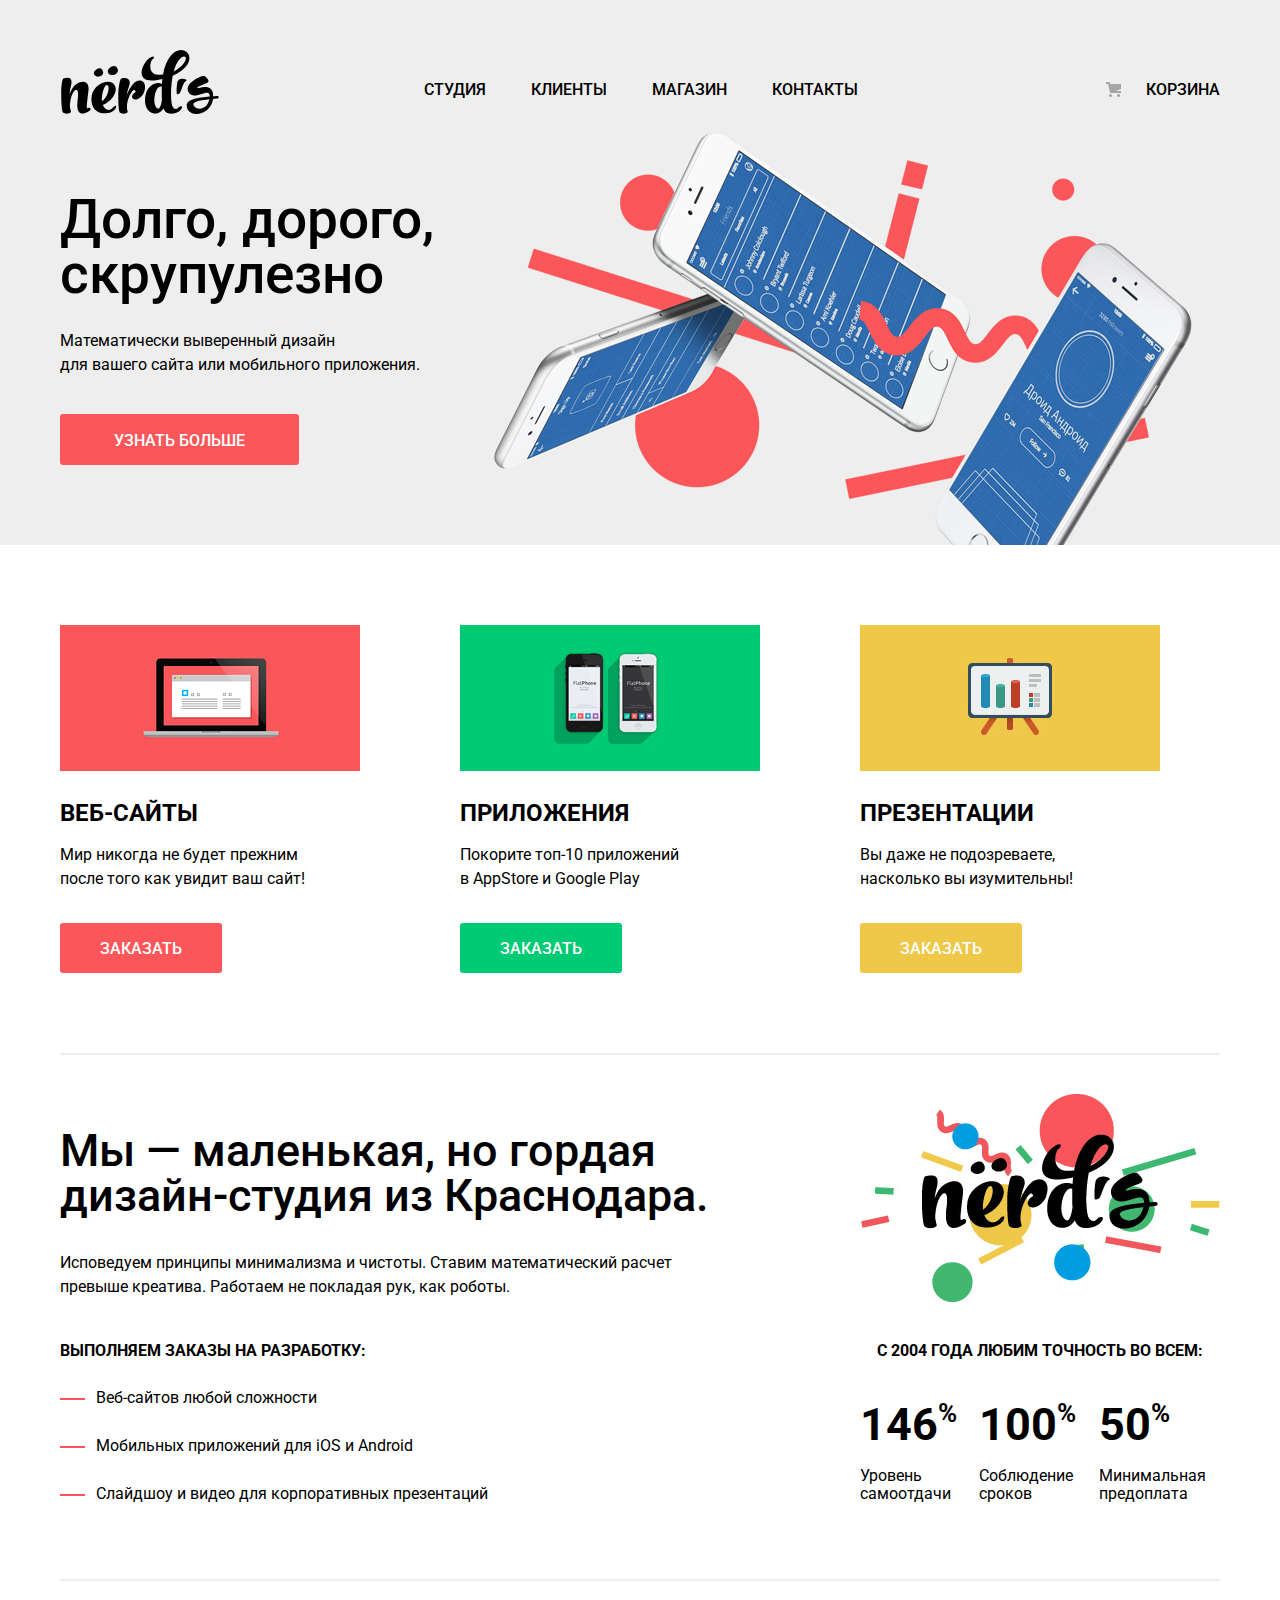
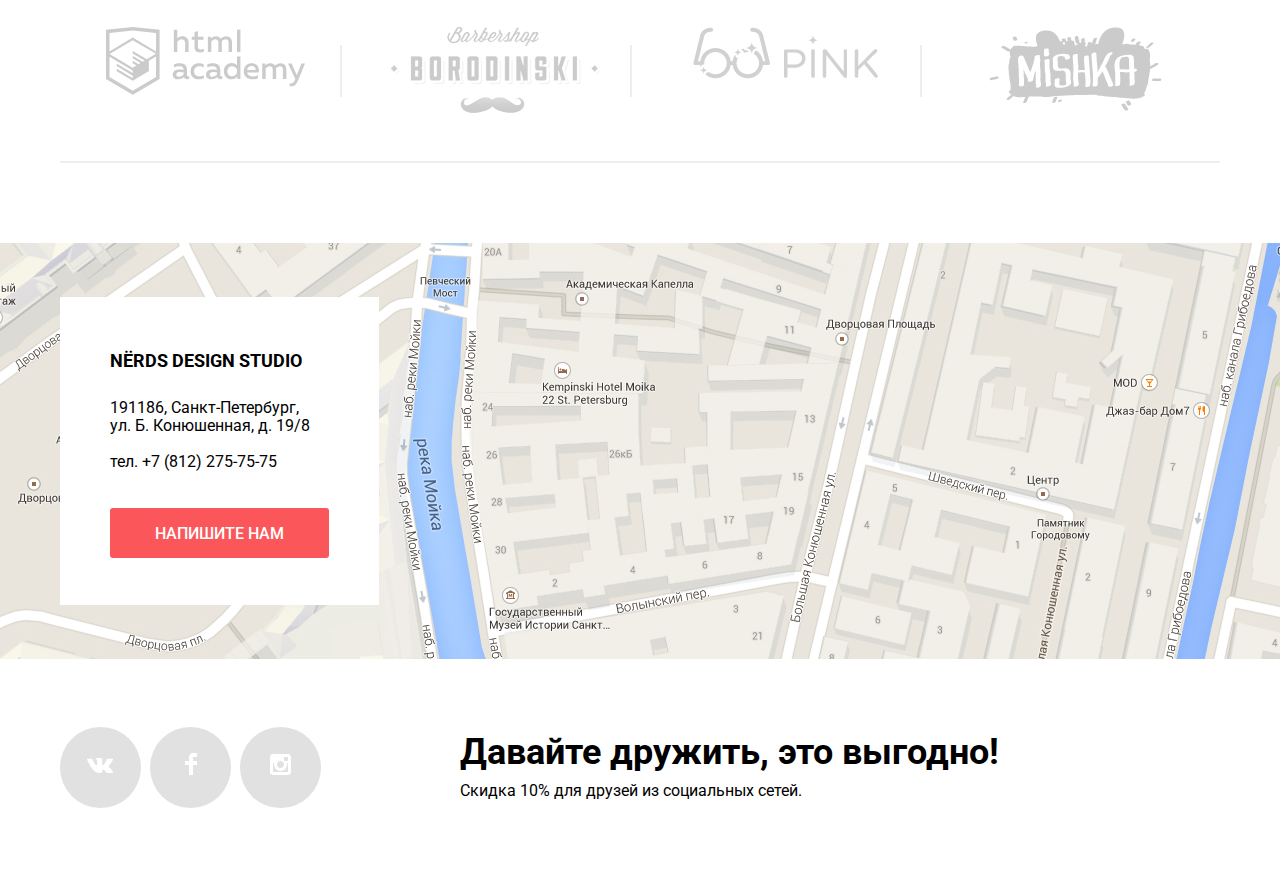
<file: index.html>
<!DOCTYPE html>
<html class="page" lang="ru">
  <head>
    <meta charset="utf-8">
    <title>HTML Academy: Нёрдс</title>
    <link href="css/normalize.css" rel="stylesheet">
    <link href="css/style.css" rel="stylesheet">
    <link href="https://fonts.googleapis.com/css2?family=Roboto:wght@400;500;700&display=swap" rel="stylesheet">
  </head>
  <body class="page-body">

    <header class="main-header">
      <nav class="main-navigation container">
        <span class="main-navigation-logo">
          <img src="img/nerds-logo.svg" width="160" height="65">
        </span>
        <ul class="site-navigation">
          <li><a href="#">Студия</a></li>
          <li><a href="#">Клиенты</a></li>
          <li><a href="shop.html">Магазин</a></li>
          <li><a href="#">Контакты</a></li>
        </ul>
        <div class="cart-wrapper">
          <a class="cart" href="#">Корзина</a>
          <div class="cart-icon">
          </div>
        </div>
      </nav>
    </header>

    <main class="main-container">
      <section class="features-section-wrapper">
        <div class="features-section container">
          <div class="features-description">
            <h2>Долго, дорого, скрупулезно</h2>
            <p>Математически выверенный дизайн <br>для вашего сайта или мобильного приложения.</p>
            <div class="learn-more-button-wrapper">
              <a href="#" class="learn-more-button">Узнать больше</a>
            </div>
          </div>
          <img src="img/nerds-index.png" width="760" height="431">
        </div>
      </section>
      <section class="product-section container">
        <ul class="product-list">
          <li class="product-item sites">
            <img src="img/sites.png" width="300" height="146">
            <h2>Веб-сайты </h2>
            <p>Мир никогда не будет прежним <br>после того как увидит ваш сайт!</p>
            <button>Заказать</button>
          </li>
          <li class="product-item apps">
            <img src="img/apps.png" width="300" height="146">
            <h2>Приложения</h2>
            <p>Покорите топ-10 приложений <br>в AppStore и Google Play</p>
            <button>Заказать</button>
          </li>
          <li class="product-item presentations">
            <img src="img/presentations.png" width="300" height="146">
            <h2>Презентации</h2>
            <p>Вы даже не подозреваете, <br>насколько вы изумительны!</p>
            <button>Заказать</button>
          </li>
        </ul>
        <div class="product-description-wrapper">
          <div class="product-description">
            <h2>Мы — маленькая, но гордая дизайн-студия из Краснодара.</h2>
            <p>Исповедуем принципы минимализма и чистоты. Ставим математический расчет превыше креатива. Работаем не покладая рук, как роботы.</p>
            <h3>Выполняем заказы на разработку:</h3>
            <ul class="product-description-list">
              <li>Веб-сайтов любой сложности</li>
              <li>Мобильных приложений для iOS и Android</li>
              <li>Слайдшоу и видео для корпоративных презентаций</li>
            </ul>
          </div>
          <div class="statistic-numbers-wrapper">
            <img src="img/nerds-illustration.png" width="360" height="208">
            <h3>с 2004 года Любим точность во всем:</h3>
            <ul class="statistic-numbers-list">
              <li class="statistic-item">
                <h4>146<span>%</span></h4>
                <p>Уровень самоотдачи</p>
              </li>
              <li class="statistic-item">
                <h4>100<span>%</span></h4>
                <p>Соблюдение сроков</p>
              </li>
              <li class="statistic-item">
                <h4>50<span>%</span></h4>
                <p>Минимальная предоплата</p>
              </li>
            </ul>
          </div>
        </div>
        <div class="logo-list-wrapper">
          <ul class="logo-list">
            <li>
              <a><img src="img/html-academy.svg">
              </a>
            </li>
            <li>
              <a><img src="img/borodinski.svg"></a>
            </li>
            <li>
              <a><img src="img/pink.svg"></a>
            </li>
            <li>
              <a><img src="img/mishka.svg"></a>
            </li>
          </ul>
        </div>
      </section>
      <section class="map-section map-main-page">
        <h2 class="visually-hidden">Карта</h2>
        <div class="map">
          <iframe src="https://www.google.com/maps/embed?pb=!1m18!1m12!1m3!1d1998.6037872533277!2d30.320858716096975!3d59.93871648187614!2m3!1f0!2f0!3f0!3m2!1i1024!2i768!4f13.1!3m3!1m2!1s0x4696310fca145cc1%3A0x42b32648d8238007!2z0JHQvtC70YzRiNCw0Y8g0JrQvtC90Y7RiNC10L3QvdCw0Y8g0YPQuy4sIDE5LzgsINCh0LDQvdC60YIt0J_QtdGC0LXRgNCx0YPRgNCzLCAxOTExODY!5e0!3m2!1sru!2sru!4v1604334226733!5m2!1sru!2sru" width="100%" height="416" style="border:0;" allowfullscreen="" aria-hidden="false" tabindex="0"></iframe>
        </div>
        <div class="container">
          <div class="contacts">
            <h3>NЁRDS DESIGN STUDIO</h3>
            <p>191186, Санкт-Петербург,<br> ул. Б. Конюшенная, д. 19/8<br><br> тел. +7 (812) 275-75-75</p>
            <button class="modal-button">Напишите нам</button>
          </div>
        </div>
      </section>

    </main>

    <footer class="main-footer container">
      <ul class="social-list">
        <li class="social-item">
          <a class="social-button" href="#">
            <span class="visually-hidden">Вконтакте</span>
            <svg width="27" height="15" viewBox="0 0 27 15" fill="none" xmlns="http://www.w3.org/2000/svg">
              <path d="M16.138 11.51C17.094 11.201 18.318 13.55 19.621 14.449C20.599 15.13 21.348 14.983 21.348 14.983L24.821 14.933C24.821 14.933 26.636 14.821 25.778 13.379C25.707 13.259 25.275 12.31 23.193 10.357C21.016 8.31404 21.311 8.64504 23.932 5.11304C25.529 2.96004 26.168 1.64504 25.968 1.08504C25.776 0.546037 24.603 0.686037 24.603 0.686037L20.69 0.713037C20.309 0.714037 19.986 0.832037 19.839 1.22804C19.836 1.23204 19.218 2.89404 18.394 4.30704C16.653 7.29604 15.958 7.45504 15.67 7.26804C15.009 6.83504 15.176 5.53104 15.176 4.60404C15.176 1.70704 15.608 0.499037 14.33 0.187037C13.903 0.0830374 13.591 0.0150374 12.502 0.00503741C11.11 -0.0159626 9.92797 0.00503743 9.25797 0.334037C8.81297 0.557037 8.47197 1.04604 8.67897 1.07404C8.93897 1.10904 9.52197 1.23404 9.83397 1.66004C10.235 2.21204 10.223 3.44904 10.223 3.44904C10.223 3.44904 10.452 6.86004 9.68297 7.28304C9.15497 7.57304 8.43297 6.98104 6.87997 4.26704C6.08697 2.87904 5.48797 1.34504 5.48797 1.34504C5.48797 1.34504 5.37197 1.06004 5.16197 0.904037C4.91197 0.719037 4.56197 0.660037 4.56197 0.660037L0.84797 0.684037C0.84797 0.684037 0.28997 0.700037 0.0849697 0.946037C-0.0970303 1.16404 0.0699697 1.61404 0.0699697 1.61404C0.0699697 1.61404 2.97897 8.49504 6.27297 11.961C9.29297 15.143 12.725 14.932 12.725 14.932H14.28C14.28 14.932 14.749 14.878 14.989 14.62C15.213 14.38 15.203 13.929 15.203 13.929C15.203 13.929 15.172 11.82 16.138 11.51Z" fill="white"/>
            </svg>
          </a>
        </li>
        <li class="social-item">
          <a class="social-button" href="#">
            <svg width="12" height="22" viewBox="0 0 12 22" fill="none" xmlns="http://www.w3.org/2000/svg">
              <path d="M12 4V0H8C5.79086 0 4 1.79086 4 4V8H0V12H4V22H8V12H12V8H8V4H12Z" fill="white"/>
            </svg>
          </a>
        </li>
        <li class="social-item">
          <a class="social-button" href="#">
            <svg width="21" height="21" viewBox="0 0 21 21" fill="none" xmlns="http://www.w3.org/2000/svg">
              <path fill-rule="evenodd" clip-rule="evenodd" d="M3 0H18C19.65 0 21 1.35 21 3V18C21 19.65 19.65 21 18 21H3C1.35 21 0 19.65 0 18V3C0 1.35 1.35 0 3 0ZM14 10.5C14 8.57 12.43 7 10.5 7C8.57 7 7 8.57 7 10.5C7 12.43 8.57 14 10.5 14C12.43 14 14 12.43 14 10.5ZM3 18V9H4.181C4.0626 9.49127 4.00186 9.99467 4 10.5C4 14.0899 6.91015 17 10.5 17C14.0899 17 17 14.0899 17 10.5C16.9986 9.99464 16.9379 9.49118 16.819 9H18V18H3ZM14 7H18V3H14V7Z" fill="white"/>
            </svg>
          </a>
        </li>
      </ul>
      <div class="social-discount">
        <h3>Давайте дружить, это выгодно!</h3>
        <p>Скидка 10% для друзей из социальных сетей.</p>
      </div>
    </footer>

    <div class="modal modal-close">
      <h2>Напишите нам</h2>
      <div class="close">
      </div>
      <form class="contact-form" action="https://echo.htmlacademy.ru/" method="post">
        <div class="name-form">
        <label for="name">Ваше имя:</label>
        <input type="text" id="name" name="name" placeholder="Имя Фамилия">
      </div>
      <div class="email-form">
        <label for="email">Ваш email:</label>
        <input type="email" id="email" name="email" placeholder="email@example.com">
      </div>
      <div class="email-text-form">
        <label for="email-text">Текст письма:</label>
        <textarea type="text" id="email-text" name="email-text" placeholder="В свободной форме"></textarea>
      </div>
      <button type="submit">Отправить</button>
      </form>
    </div>

    <script src="js/modal.js"></script>

  </body>
</html>
</file>
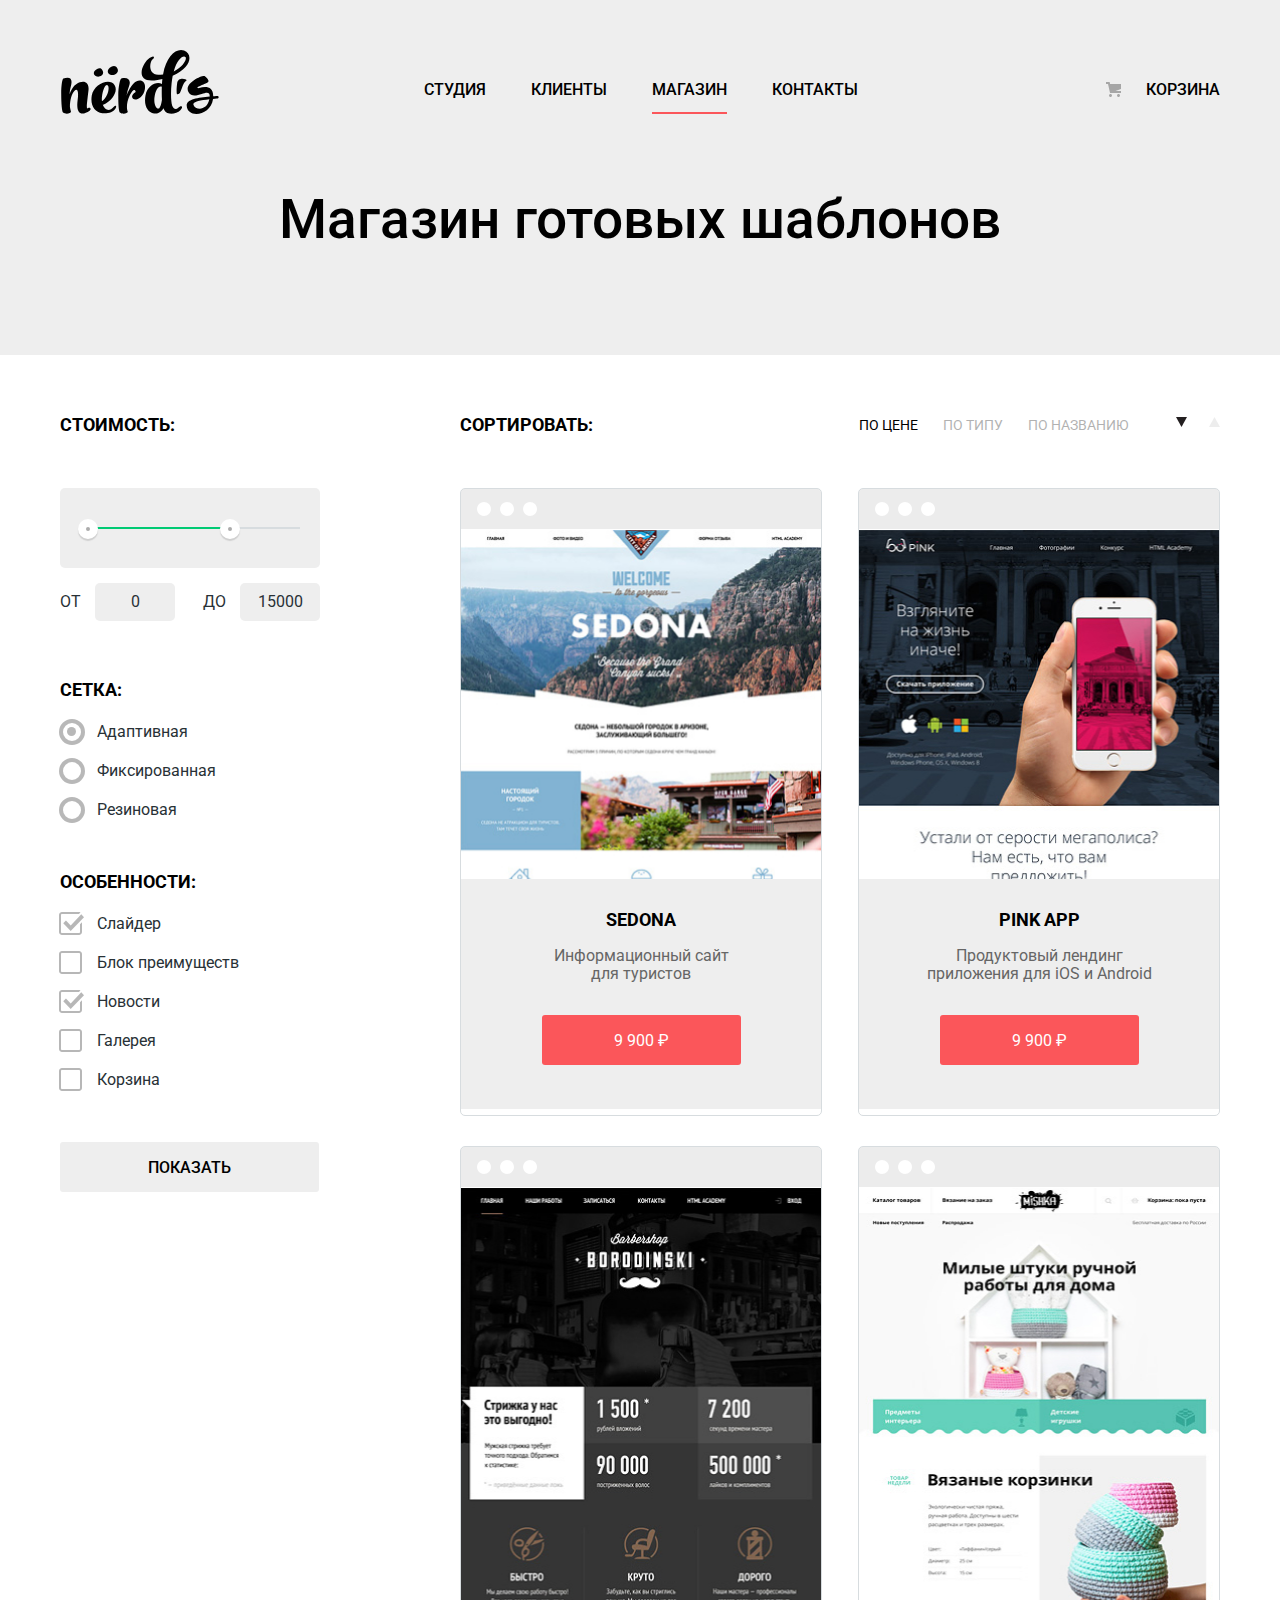
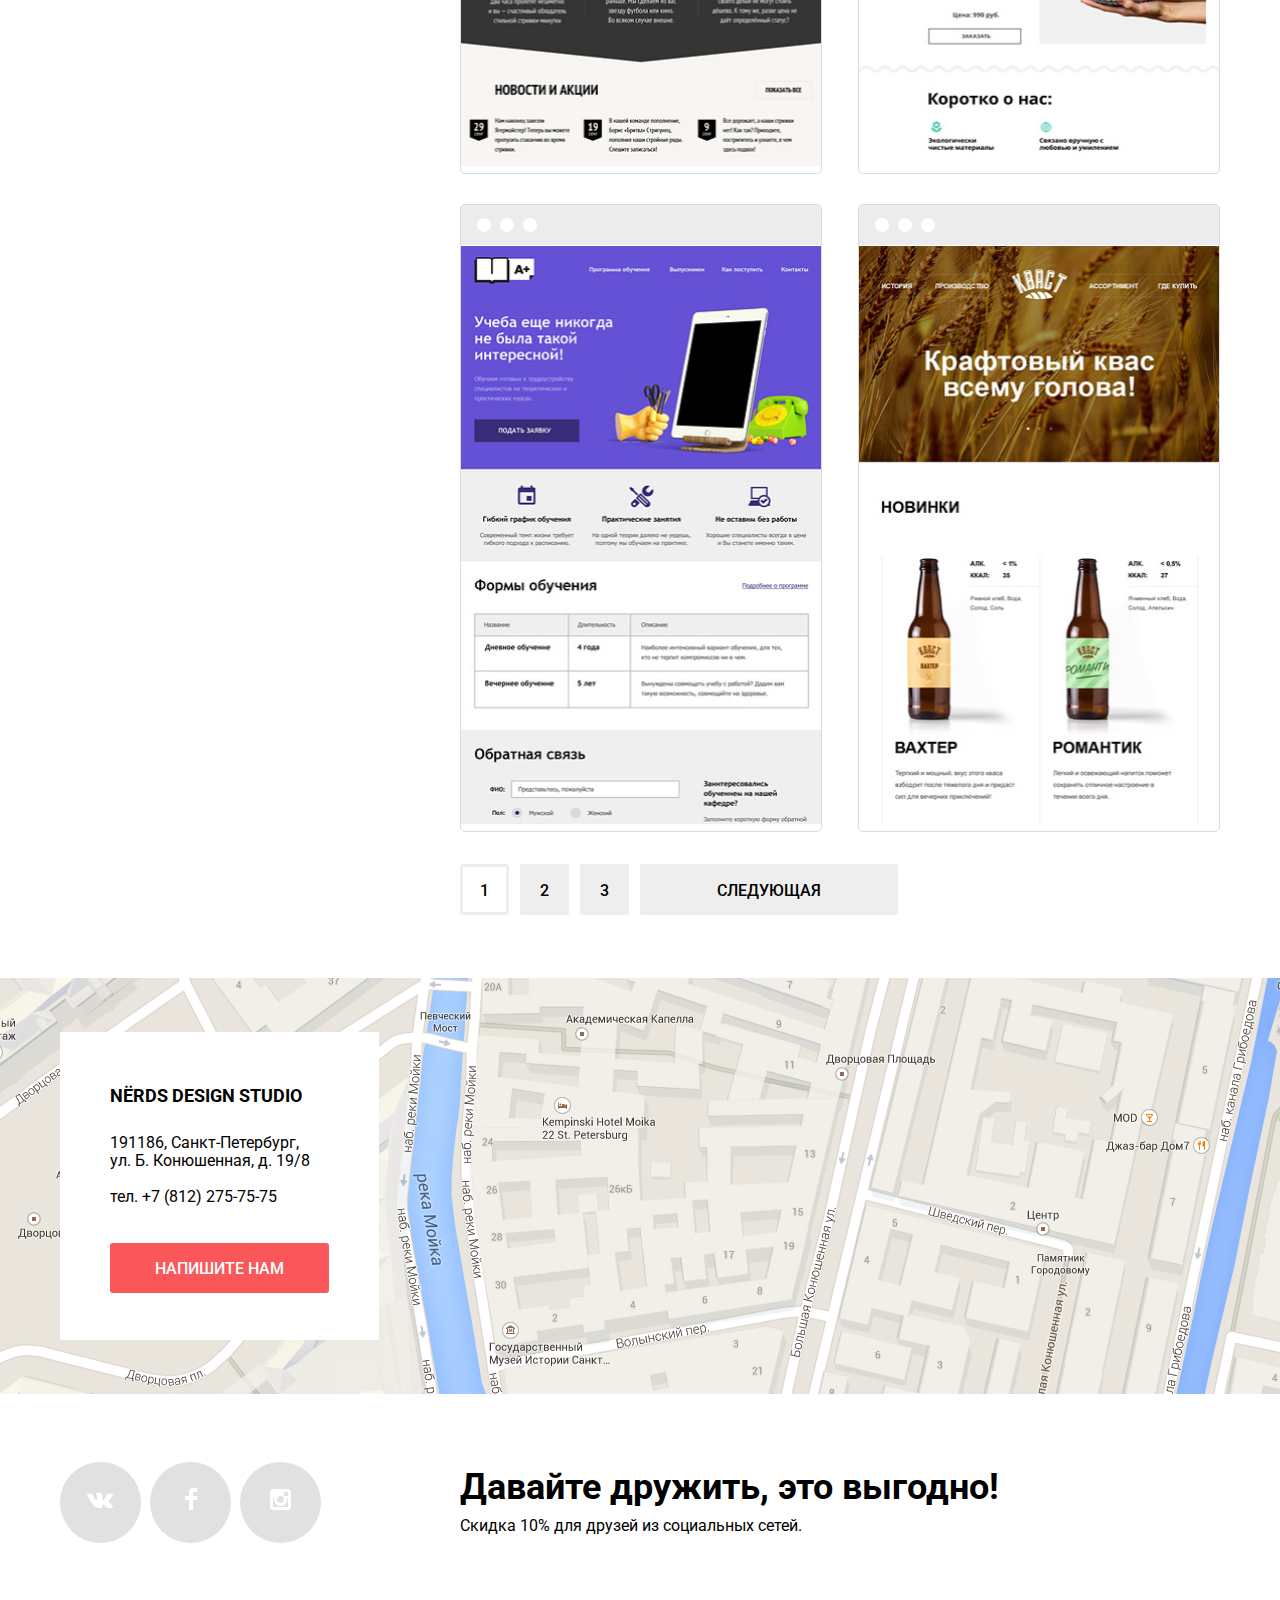
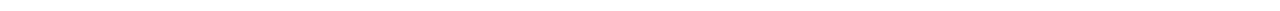
<file: shop.html>
<!DOCTYPE html>
<html class="page" lang="ru">
  <head>
    <meta charset="utf-8">
    <title>HTML Academy: Нёрдс</title>
    <link href="css/normalize.css" rel="stylesheet">
    <link href="css/style.css" rel="stylesheet">
    <link href="https://fonts.googleapis.com/css2?family=Roboto:wght@400;500;700&display=swap" rel="stylesheet">
  </head>
  <body class="page-body">

    <header class="main-header">
      <nav class="main-navigation container">
        <a href="index.html" class="main-navigation-logo">
          <img src="img/nerds-logo.svg" width="160" height="65">
        </a>
        <ul class="site-navigation">
          <li><a href="#">Студия</a></li>
          <li><a href="#">Клиенты</a></li>
          <li><a class="current-menu-page" href="#">Магазин</a></li>
          <li><a href="#">Контакты</a></li>
        </ul>
        <div class="cart-wrapper">
          <a class="cart" href="#">Корзина</a>
          <div class="cart-icon">
          </div>
        </div>
      </nav>
    </header>

    <main class="main-container">
      <section class="shop-header">
        <h1>Магазин готовых шаблонов</h1>
      </section>
      <section class="catalog-section container">
        <div class="filters-wrapper">
          <h2 class="visually-hidden">Фильтр товаров</h2>
          <form class="filter" method="get" action="https://echo.htmlacademy.ru">
            <fieldset class="filter-item price-filter">
              <legend>Стоимость:</legend>
              <div class="range-filter">
                <div class="range-controls">
                  <div class="scale">
                    <div class="bar" style="width: 70%"></div>
                  </div>
                  <div class="toggle toggle-min" tabindex="0"></div>
                  <div class="toggle toggle-max" tabindex="0"></div>
                </div>
                <div class="price-controls">
                  <label class="min-price">
                    от <input type="text" name="min-price" value="0">
                  </label>
                  <label class="max-price">
                    до <input type="text" name="max-price" value="15000">
                  </label>
                </div>
              </div>
            </fieldset>
            <fieldset class="filter-item grid-filter">
              <legend>Сетка:</legend>
              <ul>
                <li class="filter-option filter-radio">
                  <input class="visually-hidden filter-input-radio filter-input" type="radio" name="grid-type" value="Адаптивная" id="filter-adaptive" checked>
                  <label for="filter-adaptive">Адаптивная</label>
                </li>
                <li class="filter-option filter-radio">
                  <input class="visually-hidden filter-input-radio filter-input" type="radio" name="grid-type" value="Фиксированная" id="filter-fixed">
                  <label for="filter-fixed">Фиксированная</label>
                </li>
                <li class="filter-option filter-radio">
                  <input class="visually-hidden filter-input-radio filter-input" type="radio" name="grid-type" value="Резиновая" id="filter-liquid">
                  <label for="filter-liquid">Резиновая</label>
                </li>
              </ul>
            </fieldset>
            <fieldset class="filter-item features-filter">
              <legend>Особенности:</legend>
              <ul>
                <li class="filter-option filter-checkbox">
                  <input class="visually-hidden filter-input-checkbox filter-input" type="checkbox" name="slider" id="filter-slider" value="Слайдер" checked>
                  <label for="filter-slider">Слайдер</label>
                </li>
                <li class="filter-option filter-checkbox">
                  <input class="visually-hidden filter-input-checkbox filter-input" type="checkbox" name="features" id="filter-features" value="Блок преимуществ">
                  <label for="filter-features">Блок преимуществ</label>
                </li>
                <li class="filter-option filter-checkbox">
                  <input class="visually-hidden filter-input-checkbox filter-input" type="checkbox" name="news" id="filter-news" value="Новости" checked>
                  <label for="filter-news">Новости</label>
                </li>
                <li class="filter-option filter-checkbox">
                  <input class="visually-hidden filter-input-checkbox filter-input" type="checkbox" name="gallery" id="filter-gallery" value="Галерея">
                  <label for="filter-gallery">Галерея</label>
                </li>
                <li class="filter-option filter-checkbox">
                  <input class="visually-hidden filter-input-checkbox filter-input" type="checkbox" name="trash" id="filter-trash" value="Корзина">
                  <label for="filter-trash">Корзина</label>
                </li>
              </ul>
            </fieldset>
            <button type="submit">Показать</button>
          </form>
        </div>
        <div class="catalog">
          <div class="sort-wrapper">
            <h3>Сортировать:</h3>
            <ul class="sort-list">
              <li><a class="sort-current" href="#">По цене</a></li>
              <li><a href="#">По типу</a></li>
              <li><a href="#">По названию</a></li>
            </ul>
            <div class="sort-direction-wrapper">
              <a href="#">
                <span class="visually-hidden">По возрастанию</span>
                <svg class="up sort-direction current-direction" width="11" height="10" viewBox="0 0 11 10" fill="none" xmlns="http://www.w3.org/2000/svg">
                  <path d="M5.5 10L0 0H11" fill="#A6A6A6"/>
                </svg>
              </a>
              <a href="#">
                <span class="visually-hidden">По убыванию</span>
                <svg class="down sort-direction" width="11" height="10" viewBox="0 0 11 10" fill="none" xmlns="http://www.w3.org/2000/svg">
                  <path d="M5.5 0L0 10H11L5.5 0Z" fill="#A6A6A6"/>
                </svg>
              </a>
            </div>
          </div>
          <div class="catalog-item-wrapper">
            <ul class="catalog-list">
              <li class="catalog-item">
                  <img class="product-image" src="img/img-sedona.jpg" width="360" height="578">
                  <div class="product-card">
                    <h3>Sedona</h3>
                    <p>Информационный сайт<br> для туристов</p>
                    <button>9 900 ₽</button>
                  </div>
              </li>
              <li class="catalog-item">
                  <img class="product-image" src="img/img-pink.jpg" width="360" height="578">
                  <div class="product-card">
                    <h3>Pink App</h3>
                    <p>Продуктовый лендинг приложения для iOS и Android</p>
                    <button>9 900 ₽</button>
                  </div>
              </li>
              <li class="catalog-item">
                  <img class="product-image" src="img/img-barbershop.jpg" width="360" height="578">
              </li>
              <li class="catalog-item">
                  <img class="product-image" src="img/img-mishka.jpg" width="360" height="578">
              </li>
              <li class="catalog-item">
                  <img class="product-image" src="img/img-aplus.jpg" width="360" height="578">
              </li>
              <li class="catalog-item">
                  <img class="product-image" src="img/img-kvast.jpg" width="360" height="578">
              </li>
            </ul>
          </div>
          <div class="pages-wrapper">
            <ul>
              <li><a href="#" class="page-item current-page">1</a></li>
              <li><a href="#" class="page-item">2</a></li>
              <li><a href="#" class="page-item">3</a></li>
              <li><a href="#" class="page-item next-page">Следующая</a></li>
            </ul>
          </div>
        </div>
      </section>
      <section class="map-section">
        <h2 class="visually-hidden">Карта</h2>
        <div class="map">
          <iframe src="https://www.google.com/maps/embed?pb=!1m18!1m12!1m3!1d1998.6037872533277!2d30.320858716096975!3d59.93871648187614!2m3!1f0!2f0!3f0!3m2!1i1024!2i768!4f13.1!3m3!1m2!1s0x4696310fca145cc1%3A0x42b32648d8238007!2z0JHQvtC70YzRiNCw0Y8g0JrQvtC90Y7RiNC10L3QvdCw0Y8g0YPQuy4sIDE5LzgsINCh0LDQvdC60YIt0J_QtdGC0LXRgNCx0YPRgNCzLCAxOTExODY!5e0!3m2!1sru!2sru!4v1604334226733!5m2!1sru!2sru" width="100%" height="416" style="border:0;" allowfullscreen="" aria-hidden="false" tabindex="0"></iframe>
        </div>
        <div class="container">
          <div class="contacts">
            <h3>NЁRDS DESIGN STUDIO</h3>
            <p>191186, Санкт-Петербург,<br> ул. Б. Конюшенная, д. 19/8<br><br> тел. +7 (812) 275-75-75</p>
            <button class="modal-button">Напишите нам</button>
          </div>
        </div>
      </section>
    </main>

    <footer class="main-footer container">
      <ul class="social-list">
        <li class="social-item">
          <a class="social-button" href="#">
            <span class="visually-hidden">Вконтакте</span>
            <img src="img/vk-icon.svg">
          </a>
        </li>
        <li class="social-item">
          <a class="social-button" href="#">
            <img src="img/fb-icon.svg">
          </a>
        </li>
        <li class="social-item">
          <a class="social-button" href="#">
            <img src="img/insta-icon.svg">
          </a>
        </li>
      </ul>
      <div class="social-discount">
        <h3>Давайте дружить, это выгодно!</h3>
        <p>Скидка 10% для друзей из социальных сетей.</p>
      </div>
    </footer>

    <div class="modal modal-close">
      <h2>Напишите нам</h2>
      <div class="close">
      </div>
      <form class="contact-form" action="https://echo.htmlacademy.ru/" method="post">
        <div class="name-form">
        <label for="name">Ваше имя:</label>
        <input type="text" id="name" name="name" placeholder="Имя Фамилия">
      </div>
      <div class="email-form">
        <label for="email">Ваш email:</label>
        <input type="email" id="email" name="email" placeholder="email@example.com">
      </div>
      <div class="email-text-form">
        <label for="email-text">Текст письма:</label>
        <textarea type="text" id="email-text" name="email-text" placeholder="В свободной форме"></textarea>
      </div>
      <button type="submit">Отправить</button>
      </form>
    </div>

    <script src="js/modal.js"></script>

  </body>
</html>
</file>
<file: css/style.css>
/* Variables */

:root {
  --black: #000000;
  --form-text-black: #283136;
  --sort-black: #231F20;
  --white: #FFFFFF;
  --special-white: rgba(255,255,255,0.3);
  --grey: #EEEEEE;
  --darker-grey: #D7DCDF;
  --dark-grey:#ABABAB;
  --shadow-grey: #CFCFCF;
  --checkbox-grey: #4D4D4D;
  --input-grey: #D7DCDE;
  --social-button-grey: #E1E1E1;
  --product-card-text-grey: #666666;
  --sort-grey: #A6A6A6;
  --red: #FB565A;
  --darker-red: #E74246;
  --dark-red: #D7373B;
  --green: #00CA74;
  --darker-green: #00BC6C;
  --dark-green: #00AA62;
  --yellow: #EFC849;
  --darker-yellow: #EAB534;
  --dark-yellow: #E5A722;
}

/* Global */

body {
  position: relative;
  min-width: 1240px;
  margin: 0;
  padding: 0;
  font-family: "Roboto", Arial, sans-serif;
  font-size: 16px;
  line-height: 24px;
  font-weight: 400;
  color: var(--black);
  background-color: var(--white);
}

.page a {
  text-decoration: none;
}

img {
  max-width: 100%;
  height: auto;
}

.page {
  height: 100%;
}

.visually-hidden {
  position: absolute;
  width: 1px;
  height: 1px;
  margin: -1px;
  border: 0;
  padding: 0;
  white-space: nowrap;
  clip-path: inset(100%);
  clip: rect(0 0 0 0);
  overflow: hidden;
}

/* Header */

.main-header {
  background-color: var(--grey);
  padding: 0;
}

.container {
  max-width: 1160px;
  padding: 0px 40px;
  margin: 0 auto;
}

.main-navigation {
  display: flex;
  justify-content: space-between;
  align-items: flex-end;
  background-color: transparent;
  padding-top: 49px;
}

.main-navigation a {
  font-size: 16px;
  line-height: 30px;
  font-weight: 500;
  text-transform: uppercase;
  color: var(--black);
}

.main-navigation a:hover {
  color: var(--red);
}

.main-navigation a:active {
  color: var(--black);
  opacity: 0.3;
}

.current-menu-page {
  padding-bottom: 13px;
  border-bottom: 2px solid var(--red);
}

.main-navigation-logo {
  max-height: 65px;
}

.main-navigation-logo img {
  width: 160px;
  height: 65px;
}

.site-navigation {
  display: flex;
  justify-content: space-between;
  list-style: none;
  margin: 0;
  margin-right: 85px;
  padding: 0;
  padding-bottom: 9px;
}

.site-navigation li {
  margin-right: 45px;
}

.site-navigation li:last-child {
  margin-right: 0;
}

.cart-wrapper {
  position: relative;
  padding-bottom: 9px;
}

.cart-icon {
  position: absolute;
  content: " ";
  width: 15px;
  height: 15px;
  top: 7px;
  left: -40px;
  background-image: url(../img/cart-icon.svg);
}

/* Main */

.features-description p {
  font-size: 16px;
  line-height: 24px;
  font-weight: 400;
  margin: 0;
  margin-bottom: 38px;
}

.features-section-wrapper {
  background-color: var(--grey);
  padding: 0;
}

.features-section {
  display: flex;
}

.features-description h2 {
  font-size: 55px;
  line-height: 55px;
  font-weight: 500;
  margin: 0;
  margin-bottom: 27px;
}

.features-description {
  max-width: 400px;
  padding-top: 78px;
  padding-bottom: 80px;
}

.learn-more-button-wrapper {
  padding-top: 14px;
  padding-bottom: 12px;
}

.learn-more-button {
  width: 132px;
  font-size: 16px;
  line-height: 18px;
  font-weight: 500;
  text-transform: uppercase;
  color: var(--white);
  padding: 17px 54px;
  padding-bottom: 15px;
  background-color: var(--red);
  border-radius: 3px;
  border: none;
}

.learn-more-button:hover {
  background-color: var(--darker-red);
}

.learn-more-button:active {
  color: var(--special-white);
  background-color: var(--dark-red);
}

.features-section img {
  width: 760px;
  height: 431px;
  background-color: var(--grey);
  align-self: flex-end;
}

.product-list {
  display: flex;
  margin: 0;
  padding: 80px 0;
  list-style: none;
  border-bottom: 2px solid var(--grey);
}

.product-item {
  width: 300px;
  margin-right: 100px;
}

.product-item:last-child {
  margin-right: 0;
}


.product-item img {
  width: 300px;
  height: 146px;
  margin-bottom: 20px;
}

.sites img {
  background-color: var(--red);
}

.apps img {
  background-color: var(--green);
}

.presentations img {
  background-color: var(--yellow);
}

.product-item h2 {
  font-size: 24px;
  line-height: 30px;
  font-weight: 700;
  text-transform: uppercase;
  margin: 0;
  margin-bottom: 15px;
}

.product-item p {
  font-size: 16px;
  line-height: 24px;
  font-weight: 400;
  margin: 0;
  margin-bottom: 32px;
}

.product-item button {
  font-size: 16px;
  line-height: 18px;
  font-weight: 500;
  text-transform: uppercase;
  color: var(--white);
  padding: 17px 40px;
  padding-bottom: 15px;
  border: none;
  border-radius: 3px;
}

.sites button {
  background-color: var(--red);
}

.sites button:hover {
  background-color: var(--darker-red);
}

.sites button:active {
  color: var(--special-white);
  background-color: var(--dark-red);
}

.apps button {
  background-color: var(--green);
}

.apps button:hover {
  background-color: var(--darker-green);
}

.apps button:active {
  color: var(--special-white);
  background-color: var(--dark-green);
}

.presentations button {
  background-color: var(--yellow);
}

.presentations button:hover {
  background-color: var(--darker-yellow);
}

.presentations button:active {
  color: var(--special-white);
  background-color: var(--dark-yellow);
}

.product-description-wrapper {
  display: grid;
  grid-template-columns: 1fr max-content;
  padding-top: 39px;
  padding-bottom: 73px;
  border-bottom: 2px solid var(--grey);
}

.product-description {
  width: 660px;
  padding-top: 34px;
}

.product-description p {
  margin: 0;
  margin-bottom: 40px;
}

.product-description h2 {
  font-size: 45px;
  line-height: 45px;
  font-weight: 500;
  margin: 0;
  margin-bottom: 33px;
}

.product-description-wrapper h3 {
  font-size: 16px;
  line-height: 24px;
  font-weight: 700;
  text-transform: uppercase;
  margin: 0;
  margin-bottom: 23px;
}

.product-description-list {
  margin: 0;
  padding: 0;
  padding-left: 36px;
  list-style: none;
}

.product-description-list li {
  position: relative;
  margin-bottom: 24px;
}

.product-description-list li:last-child {
  margin-bottom: 0;
}

.product-description-list li:before {
  content: "";
  position: absolute;
  width: 25px;
  height: 2px;
  background-color: var(--red);
  top: 12px;
  left: -36px;
}

.statistic-numbers-wrapper img {
  width: 360px;
  height: 208px;
  margin-bottom: 30px;
  background-color: var(--white);
}

.statistic-numbers-wrapper h3 {
  text-align: center;
  margin: 0;
  margin-bottom: 30px;
}

.statistic-numbers-list {
  width: 358px;
  display: flex;
  justify-content: space-between;
  margin: 0;
  padding: 0;
  list-style: none;
}

.statistic-item {
  flex: 1;
}

.statistic-item h4 {
  position: relative;
  font-size: 45px;
  line-height: 64px;
  font-weight: 700;
  margin: 0;
  margin-bottom: 10px;
}

.statistic-item p {
  font-size: 16px;
  line-height: 18px;
  font-weight: 400;
  margin: 0;
}

.statistic-item span {
  position: absolute;
  top: 0;
  font-size: 26px;
  line-height: 40px;
  font-weight: 700;
}

.logo-list-wrapper {
  padding-top: 46px;
  padding-bottom: 37px;
  border-bottom: 2px solid var(--grey);
}

.logo-list {
  display: flex;
  justify-content: space-between;
  flex-wrap: wrap;
  list-style: none;
  margin: 0;
  padding: 0;
}

.logo-list li {
  position: relative;
  flex: 1;
  text-align: center;
}

.logo-list li::after {
  position: absolute;
  content: "";
  width: 2px;
  height: 52px;
  top: 18px;
  left: 280px;
  background-color: var(--grey);
}

.logo-list li:last-child::after {
  display: none;
}

.logo-list a {
  margin: 0;
  opacity: 0.2;
}

.logo-list a:hover {
  opacity: 1;
}

.logo-list a:active {
  opacity: 0.1;
}

.map-section {
  position: relative;
  height: 416px;
  background-image: url(../img/map.png);
  background-position: bottom;
  background-repeat: no-repeat;
}

.map-main-page {
  padding-top: 80px;
}

.contacts {
  position: absolute;
  bottom: 54px;
  width: 219px;
  background-color: var(--white);
  padding: 49px 50px;
  padding-bottom: 47px;
}

.contacts h3 {
  font-size: 18px;
  line-height: 30px;
  font-weight: 700;
  margin: 0;
  margin-bottom: 23px;
}

.contacts p {
  font-size: 16px;
  line-height: 18px;
  font-weight: 400;
  margin: 0;
  margin-bottom: 37px;
}

.contacts button {
  width: 219px;
  font-size: 16px;
  line-height: 18px;
  font-weight: 500;
  text-transform: uppercase;
  color: var(--white);
  padding: 17px 44px;
  padding-bottom: 15px;
  background-color: var(--red);
  border-radius: 3px;
  border: none;
}

.contacts button:hover {
  background-color: var(--darker-red);
}

.contacts button:active {
  background-color: var(--dark-red);
  color: var(--special-white);
}

/* Modal */

.modal {
  position: absolute;
  bottom: 180px;
  left: 0;
  right: 0;
  margin-left: auto;
  margin-right: auto;
  width: 760px;
  padding: 63px 100px;
  padding-bottom: 84px;
  background-color: var(--white);
  box-shadow: 0 20px 40px var(--shadow-grey);
}

.modal-show {
  display: block;
}

.modal-close {
  display: none;
}

.modal h2 {
  position: relative;
  font-size: 45px;
  line-height: 53px;
  font-weight: 700;
  margin: 0;
  margin-bottom: 37px;
}

.contact-form {
  display: flex;
  flex-wrap: wrap;
  justify-content: space-between;
}

.contact-form label {
  font-size: 16px;
  line-height: 18px;
  font-weight: 700;
  margin: 0;
  margin-bottom: 9px;
}

.contact-form input,
.contact-form textarea {
  padding: 16px;
  border: 2px solid var(--input-grey);
  border-radius: 3px;
}

.name-form,
.email-form {
  width: 360px;
  display: flex;
  flex-direction: column;
  margin-bottom: 34px;
}

.email-text-form {
  width: 100%;
  display: flex;
  flex-direction: column;
  margin-bottom: 47px;
}

.email-text-form textarea {
  height: 86px;
  resize: none;
}

.contact-form button {
  color: var(--white);
  background-color: var(--red);
  padding: 17px 83px;
  padding-bottom: 15px;
  border: none;
  border-radius: 3px;
}

.close {
  position: absolute;
  content: "";
  top: 78px;
  right: 90px;
  width: 21px;
  height: 21px;
  background-image: url(../img/close-cross.svg);
  opacity: 0.3;
}

.close:hover {
  opacity: 1;
}

.close:active {
  opacity: 0.1;
}

/* Shop - filters-list */

.filters-wrapper {
  max-width: 260px;
}

.filter-item {
  margin: 0;
  padding: 0;
  border: none;
}

.catalog-section legend {
  font-size: 18px;
  line-height: 30px;
  font-weight: 700;
  text-transform: uppercase;
  margin-bottom: 15px;
}

.price-filter {
  margin-bottom: 54px;
}

.price-filter legend {
  margin-bottom: 48px;
}

.range-filter {
  width: 260px;
}

.range-controls {
  position: relative;
  height: 41px;
  margin-bottom: 15px;
  padding-top: 39px;
  padding-right: 20px;
  padding-left: 20px;
  background-color: var(--grey);
  border-radius: 5px;
}

.range-controls .scale {
  height: 2px;
  background: var(--darker-grey);
}

.range-controls .bar {
  height: 2px;
  background: var(--green);
}

.range-controls .toggle {
  position: absolute;
  top: 31px;
  left: 0;
  width: 4px;
  height: 4px;
  padding: 0;
  border: 8px solid var(--white);
  background-color: var(--dark-grey);
  border-radius: 50%;
  box-shadow: 0 2px 1px 0 var(--shadow-grey);
  cursor: pointer;
}

.range-controls .toggle-min {
  left: 18px;
}

.range-controls .toggle-max {
  left: 160px;
}

.price-controls {
  display: flex;
  justify-content: space-between;
}

.price-controls label {
  text-transform: uppercase;
  font-family: "Roboto", "Arial", sans-serif;
  font-size: 16px;
  color: var(--form-text-black);
}

.price-controls input {
  width: 60px;
  padding: 10px;
  margin-left: 10px;
  text-align: center;
  color: var(--form-text-black);
  border: none;
  border-radius: 5px;
  background: var(--grey);
  font-family: inherit;
  font-size: inherit;
}

.filter-item ul {
  list-style: none;
  margin: 0;
  padding: 0;
  padding-left: 37px;
}

.filter-option label {
  position: relative;
  display: block;
  cursor: pointer;
  user-select: none;
  margin-bottom: 15px;
  color: var(--form-text-black);
}

.filter-option:last-child label {
  margin: 0;
}

.grid-filter {
  margin-bottom: 45px;
}

.filter-input-radio + label::before {
  content: "";
  position: absolute;
  left: -38px;
  top: -1px;
  width: 18px;
  height: 18px;
  border: 4px solid var(--checkbox-grey);
  border-radius: 50%;
  opacity: 0.4;
}

.filter-input-radio:checked + label::after {
  content: "";
  position: absolute;
  top: 7px;
  left: -30px;
  width: 9px;
  height: 9px;
  background-color: var(--checkbox-grey);
  border-radius: 50%;
  opacity: 0.4;
}

.filter-input-checkbox + label::before {
  content: "";
  position: absolute;
  left: -38px;
  top: 0;
  width: 23px;
  height: 23px;
  background-image: url(../img/checkbox-off.svg);
  background-repeat: no-repeat;
  background-position: 0 0;
  opacity: 0.4;
}

.filter-input-checkbox:checked + label::before {
  content: "";
  position: absolute;
  top: 0px;
  left: -38px;
  width: 25px;
  height: 23px;
  background-image: url(../img/checkbox-on.svg);
  background-repeat: no-repeat;
  background-position: 0 0;
  opacity: 0.4;
}

.features-filter {
  margin-bottom: 50px;
}

.filter button {
  font-size: 16px;
  line-height: 18px;
  font-weight: 500;
  text-transform: uppercase;
  background-color: var(--grey);
  border: none;
  border-radius: 3px;
  padding: 17px 88px;
  padding-bottom: 15px;
}

/* Shop */

.shop-header {
  background-color: var(--grey);
  padding-top: 78px;
  padding-bottom: 108px;
}

.shop-header h1 {
  max-width: 750px;
  font-size: 55px;
  line-height: 55px;
  font-weight: 500;
  text-align: center;
  margin: 0 auto;
}

.catalog-section {
  display: flex;
  justify-content: space-between;
  padding-top: 55px;
  padding-bottom: 60px;
}

.sort-wrapper {
  display: grid;
  grid-template-columns: max-content 1fr max-content;
  margin-bottom: 48px;
}

.sort-wrapper h3 {
  font-size: 18px;
  line-height: 30px;
  font-weight: 700;
  text-transform: uppercase;
  margin: 0;
}

.sort-list {
  display: flex;
  justify-self: end;
  align-self: center;
  margin: 0;
  margin-right: 47px;
  padding: 0;
  list-style: none;
}

.sort-list a {
  color: var(--black);
  opacity: 0.3;
}

.sort-list a:hover {
  opacity: 0.6;
}

.sort-list a:active {
  opacity: 1;
}

.sort-list .sort-current {
  opacity: 1;
}

.sort-list li {
  font-size: 14px;
  line-height: 18px;
  font-weight: 400;
  text-transform: uppercase;
  margin: 0;
  margin-right: 25px;
}

.sort-list li:last-child {
  margin-right: 0;
}

.up {
  margin-right: 18px;
}

.sort-direction path {
  fill: var(--sort-grey);
  opacity: 0.2;
}

.sort-direction:hover path {
  opacity: 1;
}

.sort-direction:active path {
  fill: var(--sort-black);
  opacity: 1;
}

.current-direction path {
  fill: var(--sort-black);
  opacity: 1;
}

.catalog {
  width: 760px;
}

.catalog-list {
  display: flex;
  flex-wrap: wrap;
  justify-content: space-between;
  margin: 0;
  padding: 0;
  list-style: none;
}

.catalog-item {
  width: 360px;
  position: relative;
  margin: 0;
  margin-bottom: 30px;
  padding: 0;
  padding-top: 41px;
  border: 1px solid var(--darker-grey);
  border-radius: 5px;
}

.catalog-item::before {
  content: " ";
  position: absolute;
  width: 360px;
  height: 40px;
  top: 0;
  left: 0;
  background-image: url(../img/browser.svg);
  background-position: center;
  background-repeat: no-repeat;
  opacity: 0.1;
}

.catalog-item:hover::before {
  opacity: 1;
}

.product-image {
  width: 360px;
  height: 578px;
  background-color: var(--darker-grey);
  padding: 0;
  margin: 0;
}

.product-card {
  position: absolute;
  width: 260px;
  bottom: 6px;
  background-color: var(--grey);
  padding: 26px 50px;
  padding-bottom: 44px;
  text-align: center;
}

.product-card h3 {
  font-size: 18px;
  line-height: 30px;
  font-weight: 700;
  text-transform: uppercase;
  margin: 0;
  margin-bottom: 12px;
}

.product-card p {
  font-size: 16px;
  line-height: 18px;
  font-weight: 400;
  color: var(--product-card-text-grey);
  margin: 0;
  margin-bottom: 32px;
}

.product-card button {
  font-size: 16px;
  line-height: 18px;
  font-weight: 500
  text-transform: uppercase;
  color: var(--white);
  background-color: var(--red);
  padding: 17px 72px;
  padding-bottom: 15px;
  border: none;
  border-radius: 3px;
}

.pages-wrapper ul {
  display: flex;
  justify-content: flex-start;
  margin: 0;
  padding: 0;
  list-style: none;
}

.pages-wrapper li {
  margin-right: 11px;
  padding-top: 17px;
  padding-bottom: 15px;
}

.page-item {
  font-size: 16px;
  line-height: 18px;
  font-weight: 500;
  text-transform: uppercase;
  background-color: var(--grey);
  border: 3px solid var(--grey);
  padding: 14px 17px;
  padding-bottom: 12px;
  border-radius: 3px;
  color: var(--black);
}

.current-page {
  background-color: var(--white);
}

.next-page {
  padding: 14px 74px;
  padding-bottom: 12px;
}

/* Footer */

.main-footer {
  display: grid;
  grid-template-columns: max-content 1fr;
  padding-bottom: 68px;
  padding-top: 68px;
}

.social-list {
  width: 261px;
  display: flex;
  justify-content: space-between;
  margin: 0;
  margin-right: 139px;
  padding: 0;
  list-style: none;
}

.social-item {
  width: 81px;
  height: 81px;
  display: flex;
  align-items: center;
  justify-content: center;
  background: linear-gradient(0deg, var(--social-button-grey), var(--social-button-grey)), var(--white);
  margin: 0;
  border-radius: 50%;
}

.social-item:hover {
  background: var(--red);
}

.social-item:active {
  background: var(--dark-red);
}

.social-item:active path {
  fill: var(--special-white);
}

.social-discount {
  align-self: flex-end;
}

.social-discount h3 {
  font-size: 36px;
  line-height: 36px;
  font-weight: 700;
  margin: 0;
  margin-bottom: 10px;
}

.social-discount p {
  font-size: 16px;
  line-height: 22px;
  font-weight: 400;
  margin: 0;
  margin-bottom: 6px;
}
</file>
